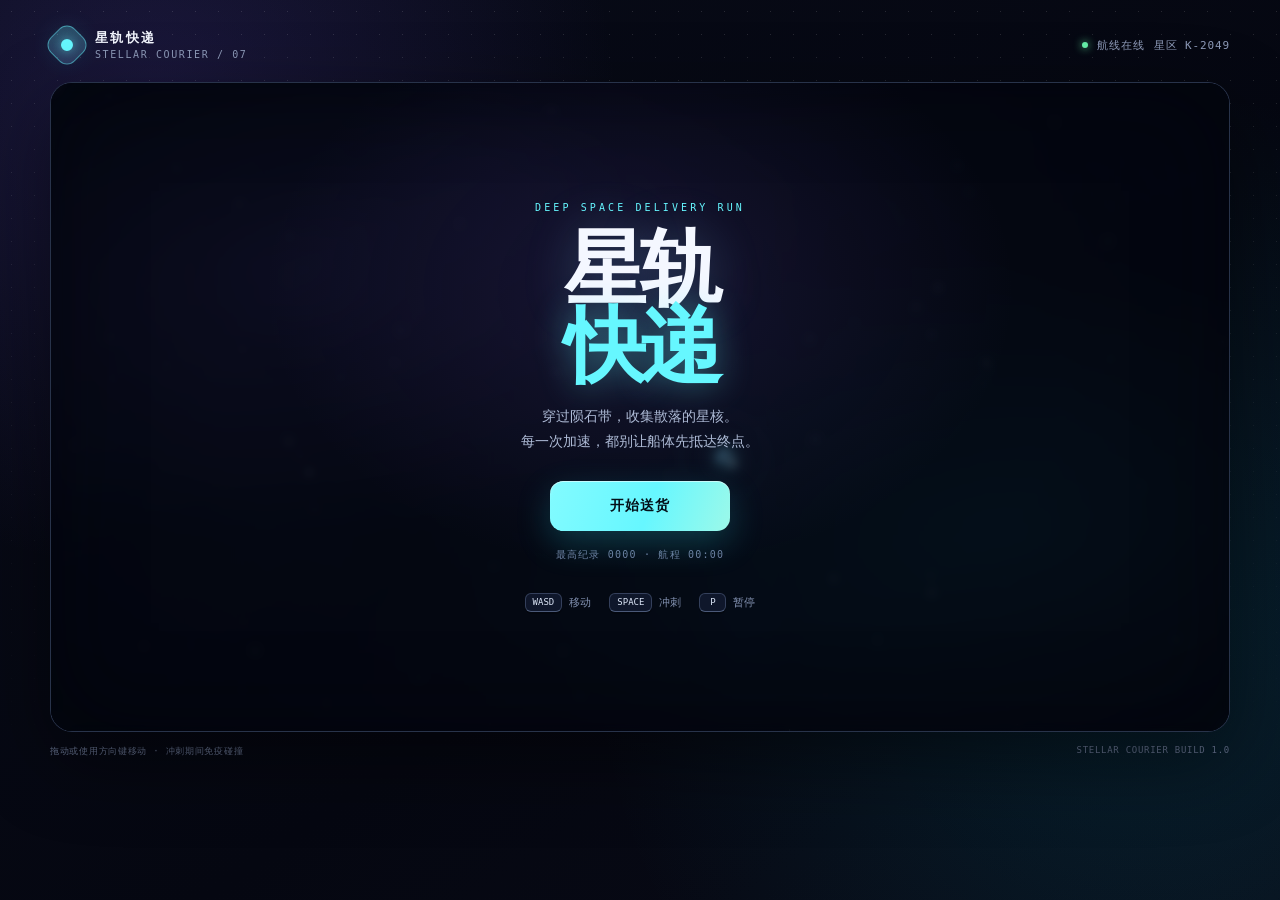
<file: index.html>
<!doctype html>
<html lang="zh-CN">
<head>
  <meta charset="utf-8">
  <meta name="viewport" content="width=device-width, initial-scale=1, viewport-fit=cover">
  <meta name="theme-color" content="#060915">
  <title>星轨快递 · Stellar Courier</title>
  <link rel="stylesheet" href="style.css">
</head>
<body>
  <div class="app">
    <header class="topbar">
      <div class="brand" aria-label="星轨快递">
        <span class="brand-mark" aria-hidden="true"></span>
        <span class="brand-copy">
          <span class="brand-title">星轨快递</span>
          <span class="brand-sub">STELLAR COURIER / 07</span>
        </span>
      </div>
      <div class="top-meta">
        <span class="status-dot" aria-hidden="true"></span>
        <span>航线在线</span>
        <span>星区 K-2049</span>
      </div>
    </header>

    <main class="game-shell">
      <div class="stage" id="stage">
        <canvas id="gameCanvas" aria-label="星轨快递游戏区域：移动飞船，收集星核并躲避陨石"></canvas>
        <div class="stage-grid" aria-hidden="true"></div>
        <div class="stage-vignette" aria-hidden="true"></div>

        <section class="hud" id="hud" aria-label="游戏状态">
          <div class="hud-left">
            <div class="hud-stat">
              <div class="hud-label">积分</div>
              <div class="hud-value" id="scoreValue">0000</div>
            </div>
            <div class="hud-stat">
              <div class="hud-label">连击</div>
              <div class="hud-value combo" id="comboValue">×1.0</div>
            </div>
            <div class="hud-stat">
              <div class="hud-label">船体</div>
              <div class="hull" id="hullPips" aria-label="剩余船体">
                <span class="hull-pip active"></span>
                <span class="hull-pip active"></span>
                <span class="hull-pip active"></span>
              </div>
            </div>
            <div class="hud-stat">
              <div class="hud-label">护盾</div>
              <div class="hud-value shield" id="shieldValue">0</div>
            </div>
            <div class="hud-stat">
              <div class="hud-label">冲刺</div>
              <div class="hud-value dash" id="dashValue">就绪</div>
            </div>
          </div>
          <div class="hud-right">
            <button class="control-btn" id="soundBtn" type="button" aria-label="关闭声音">声音：开</button>
            <button class="control-btn" id="pauseBtn" type="button">暂停</button>
          </div>
        </section>

        <div class="toast" id="toast" role="status" aria-live="polite"></div>

        <section class="overlay" id="startScreen">
          <div class="intro-card">
            <div class="eyebrow">DEEP SPACE DELIVERY RUN</div>
            <h1>星轨<br><span>快递</span></h1>
            <p class="tagline">穿过陨石带，收集散落的星核。<br>每一次加速，都别让船体先抵达终点。</p>
            <div class="start-actions">
              <button class="primary-btn" id="startBtn" type="button">开始送货</button>
            </div>
            <div class="best-line" id="bestLine">最高纪录 0000 · 航程 00:00</div>
            <div class="key-row" aria-label="操作说明">
              <span class="key-item"><kbd>WASD</kbd><span>移动</span></span>
              <span class="key-item"><kbd>SPACE</kbd><span>冲刺</span></span>
              <span class="key-item"><kbd>P</kbd><span>暂停</span></span>
            </div>
            <div class="touch-hint">按住并拖动飞船<br>点按右下角按钮冲刺</div>
          </div>
        </section>

        <section class="overlay" id="gameOverScreen" hidden>
          <div class="game-over-card">
            <div class="game-over-icon" aria-hidden="true">×</div>
            <h2>航线中断</h2>
            <p id="gameOverMessage">飞船已经返厂维修。</p>
            <div class="result-grid">
              <div class="result-box">
                <div class="result-label">本次积分</div>
                <div class="result-value" id="finalScore">0000</div>
              </div>
              <div class="result-box">
                <div class="result-label">最高纪录</div>
                <div class="result-value" id="finalBest">0000</div>
              </div>
            </div>
            <div class="game-over-actions">
              <button class="primary-btn" id="restartBtn" type="button">再来一趟</button>
              <button class="ghost-btn" id="menuBtn" type="button">返回首页</button>
            </div>
          </div>
        </section>

        <section class="overlay" id="pauseScreen" hidden>
          <div class="pause-card">
            <h2>暂停中</h2>
            <p>航线已冻结，星核不会逃跑。</p>
            <button class="primary-btn" id="resumeBtn" type="button">继续航行</button>
          </div>
        </section>

        <div class="mobile-controls" aria-hidden="false">
          <button class="dash-btn" id="dashBtn" type="button" aria-label="飞船冲刺" disabled>冲刺</button>
        </div>
      </div>
    </main>

    <footer class="footer-note">
      <span>拖动或使用方向键移动 · 冲刺期间免疫碰撞</span>
      <span>STELLAR COURIER BUILD 1.0</span>
    </footer>
  </div>

  <script src="game.js"></script>
</body>
</html>
</file>
<file: style.css>
* { box-sizing: border-box; }

    :root {
      color-scheme: dark;
      --ink: #f4f7ff;
      --muted: #8d9ab8;
      --cyan: #66f7ff;
      --violet: #9d7bff;
      --amber: #ffd166;
      --pink: #ff6fb5;
      --danger: #ff647c;
      --panel: rgba(9, 14, 31, 0.82);
      --line: rgba(148, 179, 230, 0.2);
      --shadow: 0 28px 80px rgba(0, 0, 0, 0.45);
    }

    html, body {
      width: 100%;
      min-height: 100%;
      margin: 0;
      background: #060915;
    }

    body {
      min-height: 100vh;
      overflow-x: hidden;
      color: var(--ink);
      font-family: "Inter", "Segoe UI", "PingFang SC", "Microsoft YaHei", sans-serif;
      background:
        radial-gradient(circle at 12% 12%, rgba(87, 64, 177, 0.24), transparent 29rem),
        radial-gradient(circle at 90% 72%, rgba(0, 166, 190, 0.14), transparent 35rem),
        linear-gradient(145deg, #080b18 0%, #050711 58%, #090b17 100%);
    }

    body::before {
      content: "";
      position: fixed;
      inset: 0;
      pointer-events: none;
      opacity: 0.18;
      background-image: radial-gradient(rgba(255, 255, 255, 0.75) 0.6px, transparent 0.7px);
      background-size: 23px 23px;
      mask-image: linear-gradient(to bottom, black, transparent 90%);
    }

    button { font: inherit; }
    button:focus-visible { outline: 2px solid var(--cyan); outline-offset: 3px; }

    .app {
      width: min(1180px, calc(100% - 36px));
      margin: 0 auto;
      padding: 22px 0 24px;
    }

    .topbar {
      display: flex;
      align-items: center;
      justify-content: space-between;
      gap: 18px;
      min-height: 46px;
      margin-bottom: 14px;
    }

    .brand {
      display: flex;
      align-items: center;
      gap: 11px;
      min-width: 0;
    }

    .brand-mark {
      position: relative;
      width: 34px;
      height: 34px;
      flex: 0 0 auto;
      border: 1px solid rgba(102, 247, 255, 0.5);
      border-radius: 11px;
      transform: rotate(45deg);
      background: linear-gradient(135deg, rgba(102, 247, 255, 0.18), rgba(157, 123, 255, 0.12));
      box-shadow: inset 0 0 18px rgba(102, 247, 255, 0.16), 0 0 24px rgba(102, 247, 255, 0.09);
    }

    .brand-mark::after {
      content: "";
      position: absolute;
      inset: 10px;
      border-radius: 50%;
      background: var(--cyan);
      box-shadow: 0 0 14px var(--cyan);
    }

    .brand-copy { min-width: 0; }
    .brand-title {
      display: block;
      font-size: 13px;
      font-weight: 800;
      letter-spacing: 0.18em;
      line-height: 1.2;
    }
    .brand-sub {
      display: block;
      margin-top: 3px;
      color: var(--muted);
      font-family: "Cascadia Code", "SFMono-Regular", Consolas, monospace;
      font-size: 10px;
      letter-spacing: 0.16em;
    }

    .top-meta {
      display: flex;
      align-items: center;
      gap: 9px;
      color: var(--muted);
      font-family: "Cascadia Code", "SFMono-Regular", Consolas, monospace;
      font-size: 11px;
      letter-spacing: 0.08em;
      white-space: nowrap;
    }

    .status-dot {
      width: 6px;
      height: 6px;
      border-radius: 50%;
      background: #65efa8;
      box-shadow: 0 0 9px #65efa8;
    }

    .game-shell {
      position: relative;
      overflow: hidden;
      border: 1px solid rgba(160, 191, 255, 0.22);
      border-radius: 22px;
      background: #070b17;
      box-shadow: var(--shadow), inset 0 1px 0 rgba(255, 255, 255, 0.04);
    }

    .game-shell::after {
      content: "";
      position: absolute;
      inset: 0;
      border-radius: inherit;
      pointer-events: none;
      box-shadow: inset 0 0 90px rgba(2, 4, 12, 0.45);
    }

    .stage {
      position: relative;
      width: 100%;
      height: min(72vh, 720px);
      min-height: 500px;
      overflow: hidden;
      isolation: isolate;
      background:
        radial-gradient(ellipse at 18% 28%, rgba(101, 71, 190, 0.17), transparent 42%),
        radial-gradient(ellipse at 82% 70%, rgba(0, 181, 204, 0.1), transparent 44%),
        linear-gradient(155deg, #0a0e20 0%, #050814 58%, #080a16 100%);
    }

    #gameCanvas {
      position: absolute;
      inset: 0;
      width: 100%;
      height: 100%;
      display: block;
      touch-action: none;
      cursor: crosshair;
    }

    .stage-grid {
      position: absolute;
      inset: 0;
      pointer-events: none;
      opacity: 0.11;
      background-image:
        linear-gradient(rgba(147, 185, 255, 0.16) 1px, transparent 1px),
        linear-gradient(90deg, rgba(147, 185, 255, 0.16) 1px, transparent 1px);
      background-size: 72px 72px;
      mask-image: radial-gradient(ellipse at center, black 15%, transparent 85%);
    }

    .stage-vignette {
      position: absolute;
      inset: 0;
      pointer-events: none;
      background: radial-gradient(ellipse at center, transparent 50%, rgba(1, 3, 10, 0.66) 100%);
    }

    .hud {
      position: absolute;
      inset: 0;
      z-index: 4;
      pointer-events: none;
      opacity: 0;
      transform: translateY(-4px);
      transition: opacity 180ms ease, transform 180ms ease;
    }

    .hud.visible {
      opacity: 1;
      transform: translateY(0);
    }

    .hud-left,
    .hud-right {
      position: absolute;
      top: 18px;
      display: flex;
      align-items: flex-start;
      gap: 14px;
    }

    .hud-left { left: 20px; }
    .hud-right { right: 20px; pointer-events: auto; }
    .hud-stat { min-width: 70px; }
    .hud-left { flex-wrap: wrap; max-width: calc(100% - 230px); row-gap: 10px; }

    .hud-label {
      color: rgba(202, 218, 249, 0.56);
      font-family: "Cascadia Code", "SFMono-Regular", Consolas, monospace;
      font-size: 9px;
      letter-spacing: 0.17em;
      text-transform: uppercase;
    }

    .hud-value {
      margin-top: 3px;
      font-family: "Cascadia Code", "SFMono-Regular", Consolas, monospace;
      font-size: 22px;
      font-variant-numeric: tabular-nums;
      font-weight: 700;
      line-height: 1;
      text-shadow: 0 0 18px rgba(102, 247, 255, 0.17);
    }

    .hud-value.combo {
      color: var(--amber);
      font-size: 18px;
    }

    .hud-value.combo.hot { color: var(--pink); }

    .hud-value.shield {
      color: #7ed3ff;
      font-size: 18px;
      text-shadow: 0 0 16px rgba(86, 190, 255, 0.45);
    }

    .hud-value.shield.hot {
      color: #d6f5ff;
      text-shadow: 0 0 22px rgba(126, 211, 255, 0.9);
    }

    .hud-value.dash {
      color: var(--cyan);
      font-size: 16px;
      letter-spacing: 0.02em;
    }

    .hud-value.dash.cooling {
      color: var(--muted);
      text-shadow: none;
    }

    .hull {
      display: flex;
      gap: 5px;
      margin-top: 6px;
    }

    .hull-pip {
      width: 20px;
      height: 6px;
      border-radius: 999px;
      background: rgba(143, 161, 198, 0.2);
      transition: background 180ms ease, box-shadow 180ms ease;
    }

    .hull-pip.active {
      background: var(--cyan);
      box-shadow: 0 0 11px rgba(102, 247, 255, 0.7);
    }

    .control-btn {
      display: inline-flex;
      align-items: center;
      justify-content: center;
      min-height: 36px;
      padding: 0 12px;
      border: 1px solid rgba(157, 183, 230, 0.22);
      border-radius: 10px;
      color: #dce5f8;
      background: rgba(11, 17, 35, 0.66);
      backdrop-filter: blur(10px);
      cursor: pointer;
      font-size: 11px;
      transition: border-color 150ms ease, background 150ms ease, transform 150ms ease;
    }

    .control-btn:hover {
      border-color: rgba(102, 247, 255, 0.48);
      background: rgba(18, 28, 52, 0.86);
    }

    .control-btn:active { transform: scale(0.96); }

    .overlay {
      position: absolute;
      inset: 0;
      z-index: 8;
      display: grid;
      place-items: center;
      padding: 28px;
      background:
        radial-gradient(ellipse at 50% 32%, rgba(90, 67, 164, 0.19), transparent 45%),
        rgba(4, 7, 16, 0.58);
      backdrop-filter: blur(5px);
      transition: opacity 260ms ease, visibility 260ms ease;
    }

    .overlay[hidden] {
      display: none;
    }

    .intro-card {
      width: min(560px, 100%);
      text-align: center;
      animation: arrive 520ms cubic-bezier(.2,.8,.2,1) both;
    }

    @keyframes arrive {
      from { opacity: 0; transform: translateY(16px) scale(0.985); }
      to { opacity: 1; transform: translateY(0) scale(1); }
    }

    .eyebrow {
      margin-bottom: 17px;
      color: var(--cyan);
      font-family: "Cascadia Code", "SFMono-Regular", Consolas, monospace;
      font-size: 10px;
      letter-spacing: 0.31em;
      text-transform: uppercase;
    }

    h1 {
      margin: 0;
      font-size: clamp(46px, 8vw, 82px);
      font-weight: 850;
      line-height: 0.94;
      letter-spacing: -0.07em;
      text-wrap: balance;
      text-shadow: 0 0 50px rgba(124, 211, 255, 0.24);
    }

    h1 span {
      display: inline-block;
      color: var(--cyan);
      text-shadow: 0 0 34px rgba(102, 247, 255, 0.42);
    }

    .tagline {
      width: min(390px, 100%);
      margin: 20px auto 0;
      color: #aebbd6;
      font-size: 14px;
      line-height: 1.75;
    }

    .start-actions {
      display: flex;
      align-items: center;
      justify-content: center;
      gap: 12px;
      margin-top: 28px;
    }

    .primary-btn {
      position: relative;
      min-width: 180px;
      min-height: 50px;
      padding: 0 24px;
      overflow: hidden;
      border: 0;
      border-radius: 13px;
      color: #041019;
      background: linear-gradient(110deg, #83fbff, #66f7ff 55%, #9cf9e9);
      box-shadow: 0 12px 34px rgba(44, 226, 240, 0.22), inset 0 1px 0 rgba(255, 255, 255, 0.55);
      cursor: pointer;
      font-size: 14px;
      font-weight: 800;
      letter-spacing: 0.08em;
      transition: transform 160ms ease, box-shadow 160ms ease;
    }

    .primary-btn::after {
      content: "";
      position: absolute;
      top: -40%;
      left: -35%;
      width: 34%;
      height: 180%;
      transform: rotate(18deg);
      background: linear-gradient(90deg, transparent, rgba(255, 255, 255, 0.66), transparent);
      animation: shine 3.2s ease-in-out infinite 1s;
    }

    @keyframes shine {
      0%, 62% { transform: translateX(0) rotate(18deg); opacity: 0; }
      68% { opacity: 1; }
      88%, 100% { transform: translateX(520px) rotate(18deg); opacity: 0; }
    }

    .primary-btn:hover {
      transform: translateY(-2px);
      box-shadow: 0 17px 44px rgba(44, 226, 240, 0.3), inset 0 1px 0 rgba(255, 255, 255, 0.62);
    }

    .primary-btn:active { transform: translateY(0) scale(0.98); }

    .ghost-btn {
      min-height: 50px;
      padding: 0 18px;
      border: 1px solid rgba(156, 183, 226, 0.24);
      border-radius: 13px;
      color: #d4def1;
      background: rgba(13, 19, 38, 0.62);
      cursor: pointer;
      font-size: 12px;
    }

    .best-line {
      margin-top: 17px;
      color: #6f7d9e;
      font-family: "Cascadia Code", "SFMono-Regular", Consolas, monospace;
      font-size: 10px;
      letter-spacing: 0.12em;
    }

    .key-row {
      display: flex;
      justify-content: center;
      flex-wrap: wrap;
      gap: 18px;
      margin-top: 31px;
      color: #8493b2;
      font-size: 11px;
    }

    .key-item {
      display: flex;
      align-items: center;
      gap: 7px;
    }

    kbd {
      min-width: 27px;
      padding: 4px 7px;
      border: 1px solid rgba(166, 190, 235, 0.25);
      border-bottom-color: rgba(166, 190, 235, 0.4);
      border-radius: 6px;
      color: #dbe5f7;
      background: rgba(19, 28, 51, 0.8);
      box-shadow: 0 2px 0 rgba(0, 0, 0, 0.25);
      font-family: "Cascadia Code", "SFMono-Regular", Consolas, monospace;
      font-size: 9px;
      line-height: 1;
    }

    .touch-hint { display: none; }

    .game-over-card {
      width: min(470px, 100%);
      padding: 34px 30px 30px;
      border: 1px solid rgba(168, 193, 238, 0.16);
      border-radius: 22px;
      text-align: center;
      background: rgba(8, 13, 28, 0.82);
      box-shadow: 0 24px 70px rgba(0, 0, 0, 0.38), inset 0 1px 0 rgba(255, 255, 255, 0.035);
      animation: arrive 380ms ease both;
    }

    .game-over-icon {
      display: grid;
      place-items: center;
      width: 54px;
      height: 54px;
      margin: 0 auto 19px;
      border: 1px solid rgba(255, 100, 124, 0.35);
      border-radius: 50%;
      color: var(--danger);
      background: rgba(255, 100, 124, 0.08);
      font-size: 24px;
      box-shadow: 0 0 30px rgba(255, 100, 124, 0.1);
    }

    .game-over-card h2 {
      margin: 0;
      font-size: 30px;
      line-height: 1.2;
      letter-spacing: -0.04em;
    }

    .game-over-card p {
      margin: 10px 0 0;
      color: var(--muted);
      font-size: 12px;
    }

    .result-grid {
      display: grid;
      grid-template-columns: 1fr 1fr;
      gap: 10px;
      margin-top: 24px;
    }

    .result-box {
      padding: 15px 12px;
      border: 1px solid rgba(148, 179, 230, 0.13);
      border-radius: 12px;
      background: rgba(16, 24, 47, 0.54);
    }

    .result-label {
      color: #71809f;
      font-size: 9px;
      letter-spacing: 0.14em;
    }

    .result-value {
      margin-top: 7px;
      font-family: "Cascadia Code", "SFMono-Regular", Consolas, monospace;
      font-size: 25px;
      font-variant-numeric: tabular-nums;
      font-weight: 700;
    }

    .result-value.record { color: var(--amber); }

    .game-over-actions {
      display: flex;
      gap: 10px;
      justify-content: center;
      margin-top: 22px;
    }

    .pause-card {
      width: min(360px, 100%);
      padding: 30px;
      border: 1px solid rgba(168, 193, 238, 0.16);
      border-radius: 18px;
      text-align: center;
      background: rgba(8, 13, 28, 0.9);
      box-shadow: var(--shadow);
    }

    .pause-card h2 { margin: 0; font-size: 28px; }
    .pause-card p { margin: 9px 0 22px; color: var(--muted); font-size: 12px; }

    .toast {
      position: absolute;
      top: 23%;
      left: 50%;
      z-index: 5;
      padding: 8px 14px;
      border: 1px solid rgba(102, 247, 255, 0.25);
      border-radius: 999px;
      color: #dffcff;
      background: rgba(6, 18, 34, 0.78);
      box-shadow: 0 0 28px rgba(102, 247, 255, 0.1);
      opacity: 0;
      pointer-events: none;
      transform: translate(-50%, 8px);
      transition: opacity 180ms ease, transform 180ms ease;
      font-family: "Cascadia Code", "SFMono-Regular", Consolas, monospace;
      font-size: 10px;
      letter-spacing: 0.12em;
      white-space: nowrap;
    }

    .toast.show { opacity: 1; transform: translate(-50%, 0); }

    .mobile-controls {
      position: absolute;
      right: 16px;
      bottom: 18px;
      left: 16px;
      z-index: 9;
      display: none;
      justify-content: flex-end;
      pointer-events: none;
    }

    .dash-btn {
      display: grid;
      place-items: center;
      width: 72px;
      height: 72px;
      border: 1px solid rgba(102, 247, 255, 0.36);
      border-radius: 50%;
      color: #dfffff;
      background: rgba(9, 35, 50, 0.7);
      box-shadow: inset 0 0 22px rgba(102, 247, 255, 0.07), 0 8px 24px rgba(0, 0, 0, 0.25);
      backdrop-filter: blur(8px);
      pointer-events: auto;
      touch-action: none;
      font-size: 11px;
      font-weight: 700;
      letter-spacing: 0.12em;
    }

    .dash-btn.cooling { opacity: 0.43; }
    .dash-btn:active { transform: scale(0.94); }
    .dash-btn:disabled {
      opacity: 0.42;
      cursor: default;
    }

    .footer-note {
      display: flex;
      justify-content: space-between;
      gap: 20px;
      margin-top: 13px;
      color: #65718d;
      font-family: "Cascadia Code", "SFMono-Regular", Consolas, monospace;
      font-size: 9px;
      letter-spacing: 0.08em;
    }

    @media (max-width: 700px) {
      .app {
        width: calc(100% - 20px);
        padding-top: 12px;
      }

      .topbar { margin-bottom: 10px; }
      .brand-sub, .top-meta span:last-child { display: none; }

      .game-shell { border-radius: 17px; }

      .stage {
        height: min(76svh, 660px);
        min-height: 500px;
      }

      .hud-left,
      .hud-right {
        top: 12px;
      }

      .hud-left {
        right: 112px;
        left: 12px;
        gap: 8px 14px;
        max-width: none;
      }
      .hud-right { right: 12px; gap: 6px; }
      .hud-stat { min-width: 52px; }
      .hud-value { font-size: 18px; }
      .hud-value.combo { font-size: 15px; }
      .hud-stat:first-child { min-width: 56px; }
      .control-btn { min-height: 34px; padding: 0 9px; font-size: 10px; }
      .overlay { padding: 20px; }

      h1 {
        font-size: clamp(48px, 15vw, 70px);
        letter-spacing: -0.08em;
      }

      .tagline { max-width: 310px; font-size: 13px; }
      .key-row { display: none; }
      .touch-hint {
        display: block;
        margin-top: 23px;
        color: #7b89a7;
        font-size: 11px;
        line-height: 1.65;
      }
      .footer-note span:last-child { display: none; }
    }

    @media (max-height: 700px) and (min-width: 701px) {
      .app { padding-top: 13px; }
      .topbar { margin-bottom: 9px; }
      .stage { height: calc(100vh - 110px); min-height: 450px; }
      .key-row { margin-top: 20px; }
      .tagline { margin-top: 14px; }
      .start-actions { margin-top: 20px; }
    }

    @media (prefers-reduced-motion: reduce) {
      *, *::before, *::after {
        animation-duration: 0.001ms !important;
        animation-iteration-count: 1 !important;
        scroll-behavior: auto !important;
      }
    }
</file>
